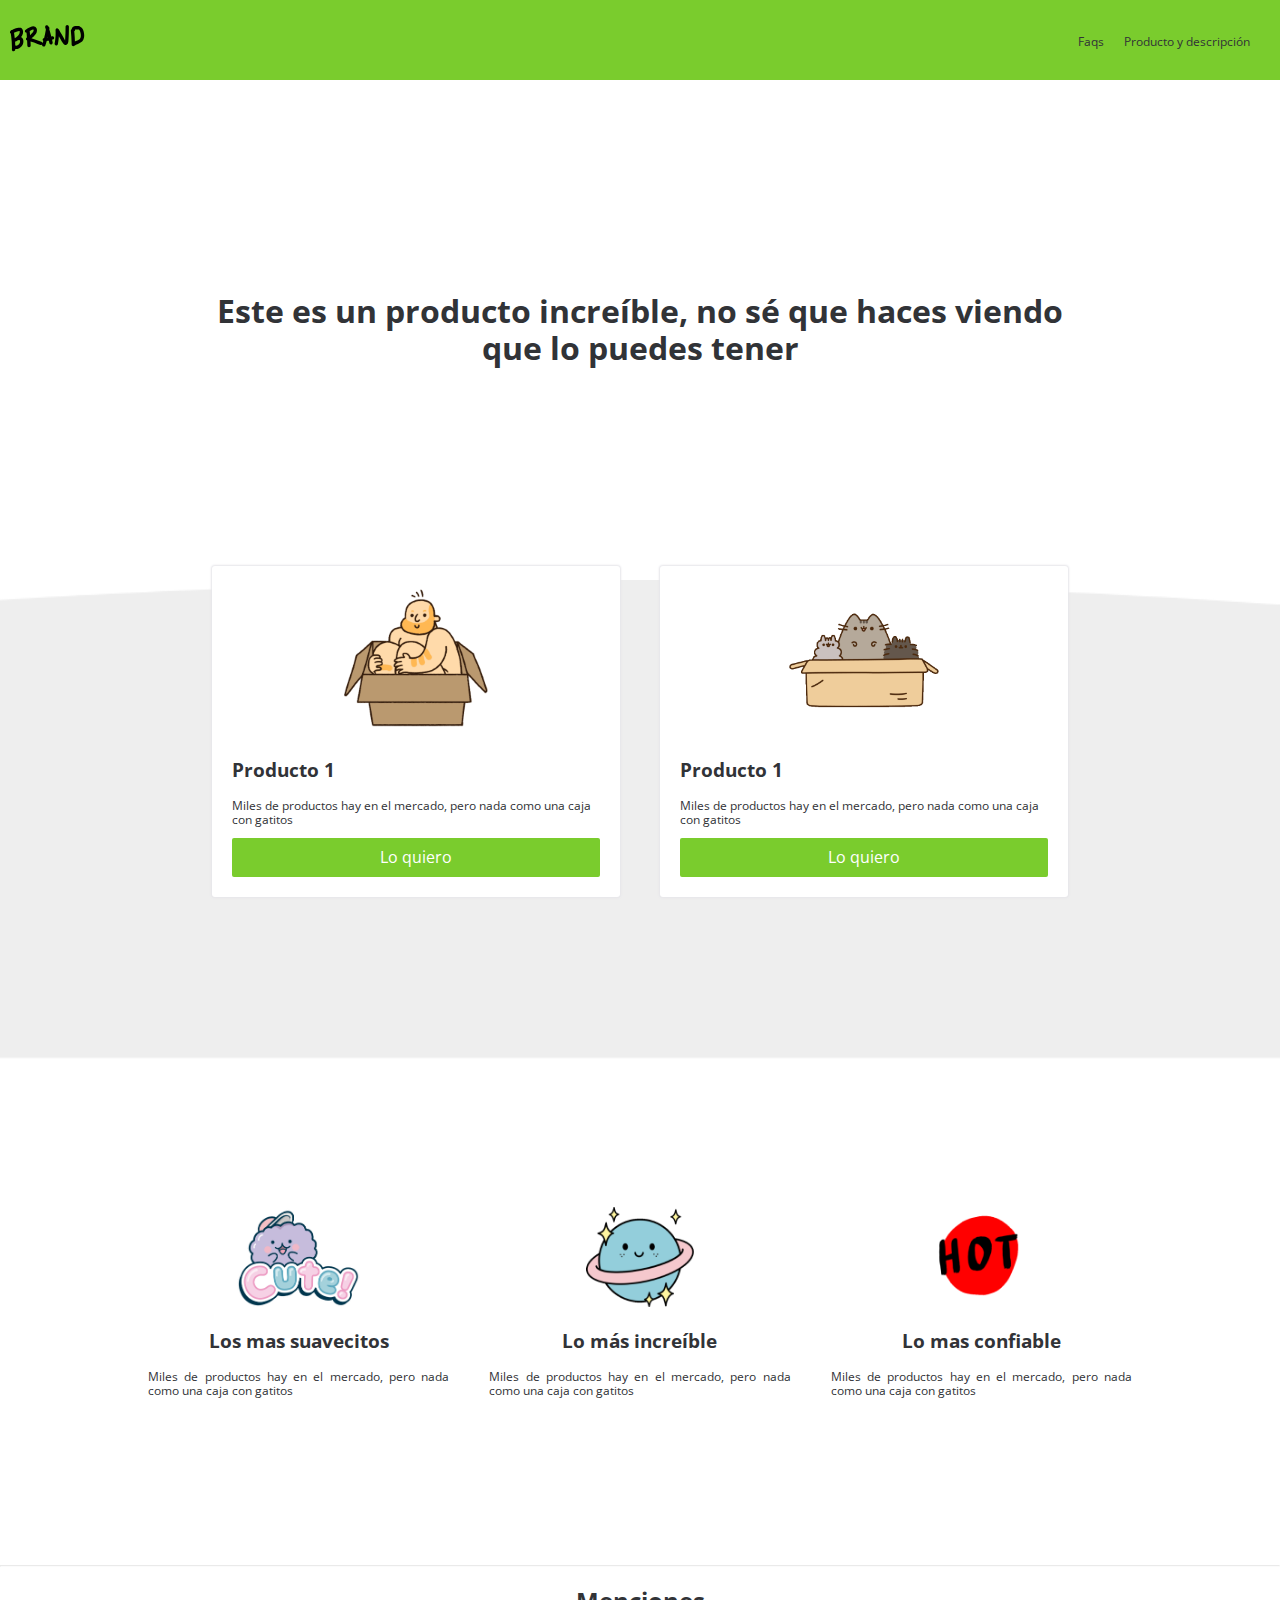
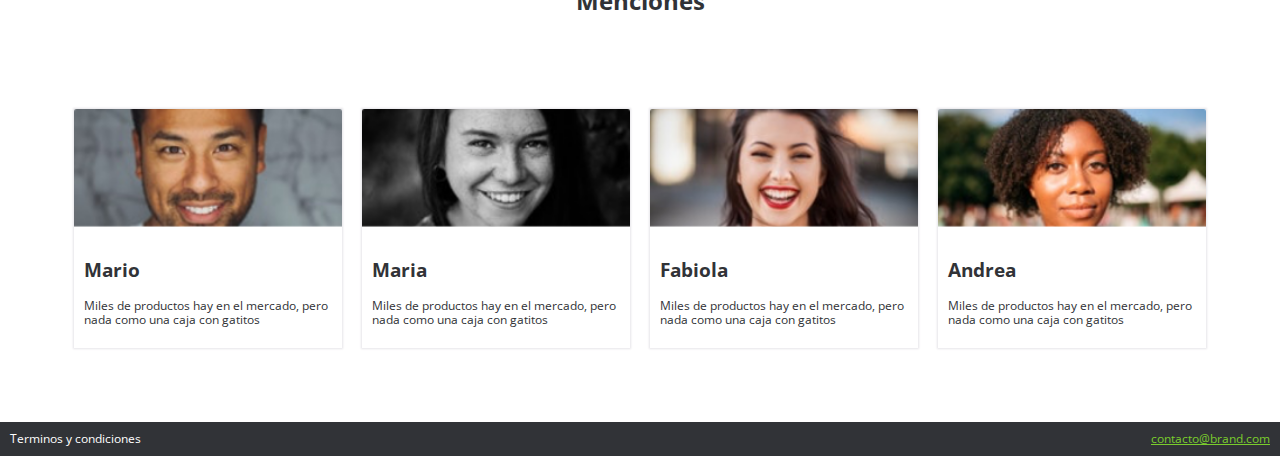
<file: index.html>
<!DOCTYPE html>
<html lang="en">
  <head>
    <meta charset="utf-8">
    <meta name="description" content="Este es un sitio de producto genial">
    <!-- Aqui podemos poner algún framework -->

    <!-- Aqui podemos poner algún framework -->
    <link rel="stylesheet" href="css/normalize.css">
    <link rel="stylesheet" href="css/estilos.css">
    <link rel="stylesheet" href="css/mobile.css">
    <link rel="stylesheet" href="css/animations.css">
    <title>BRAND📦</title>

  </head> <!-- Cierra head -->
  <body>
    <nav class="fadeInDown">
      <a href="#"><img src="images/logo.png" alt=""></a>
      <ul>
        <li>
          <a href="#">Faqs</a></li>
        <li>
          <a href="producto.html">Producto y descripción</a></li>
      </ul>
    </nav>
    <h1 class="main_section fadeIn">
      Este es un producto increíble, no sé que haces viendo que lo puedes tener
    </h1>
    <!-- Inicio productos -->
    <div class="products">
      <div class="product fadeInUp">
        <div class="content">
          <div class="image-product">
            <img src="images/box1.png" alt="">
          </div>
          <h3>Producto 1</h3>
          <p>Miles de productos hay en el mercado, pero nada como una caja con gatitos</p>
          <a href="venta.html">
            <button class="main_btn">
              Lo quiero
            </button>
          </a>
        </div>
      </div>
      <div class="product fadeInUp">
        <div class="content">
          <div class="image-product">
            <img src="images/box2.png" alt="">
          </div>
          <h3>Producto 1</h3>
          <p>Miles de productos hay en el mercado, pero nada como una caja con gatitos</p>
          <a href="venta.html">
            <button class="main_btn">
              Lo quiero
            </button>
          </a>
        </div>
      </div>
    </div>
    <!-- Fin productos -->
    <!-- Inicia beneficios -->
    <div class="beneficios">
      <div class="beneficio">
        <div class="content_beneficio">
          <img src="images/b1.png" alt="">
          <h3>Los mas suavecitos</h3>
          <p class="text_beneficio">
            Miles de productos hay en el mercado, pero nada como una caja con gatitos
          </p>
        </div>
      </div>
      <div class="beneficio">
        <div class="content_beneficio">
          <img src="images/b2.png" alt="">
          <h3>Lo más increíble</h3>
          <p class="text_beneficio">
            Miles de productos hay en el mercado, pero nada como una caja con gatitos
          </p>
        </div>
      </div>
      <div class="beneficio">
        <div class="content_beneficio">
          <img src="images/b3.png" alt="">
          <h3>Lo mas confiable</h3>
          <p class="text_beneficio">
            Miles de productos hay en el mercado, pero nada como una caja con gatitos
          </p>
        </div>
      </div>
    </div>
    <!-- Fin beneficios -->
    <hr>
    <!-- Inicia menciones -->
    <h2 class="mention_title">Menciones</h2>
    <div class="mentions">
      <div class="mention">
        <div class="content_mention">
          <img src="images/p1.png" alt="">
          <div class="text">
            <h3>Mario</h3>
            <p>Miles de productos hay en el mercado, pero nada como una caja con gatitos</p>
          </div>
        </div>
      </div>
      <div class="mention">
        <div class="content_mention">
          <img src="images/p2.png" alt="">
          <div class="text">
            <h3>Maria</h3>
            <p>Miles de productos hay en el mercado, pero nada como una caja con gatitos</p>
          </div>
        </div>
      </div>
      <div class="mention">
        <div class="content_mention">
          <img src="images/p3.png" alt="">
          <div class="text">
            <h3>Fabiola</h3>
            <p>Miles de productos hay en el mercado, pero nada como una caja con gatitos</p>
          </div>
        </div>
      </div>
      <div class="mention">
        <div class="content_mention">
          <img src="images/p4.png" alt="">
          <div class="text">
            <h3>Andrea</h3>
            <p>Miles de productos hay en el mercado, pero nada como una caja con gatitos</p>
          </div>
        </div>
      </div>
    </div>
    <!-- Fin de menciones -->
    <!-- Inicio de footer -->
    <footer>
      <div class="option">Terminos y condiciones</div>
      <div class="option contact"><a href="mailto:contacto@brand.com">contacto@brand.com</a></div>
    </footer>
    <!-- Fin de Footer -->

    <!-- Script -->
    <script src="scripts/script.js"></script>
  </body> <!-- Cierra body -->
</html> <!-- Cierra html -->
</file>
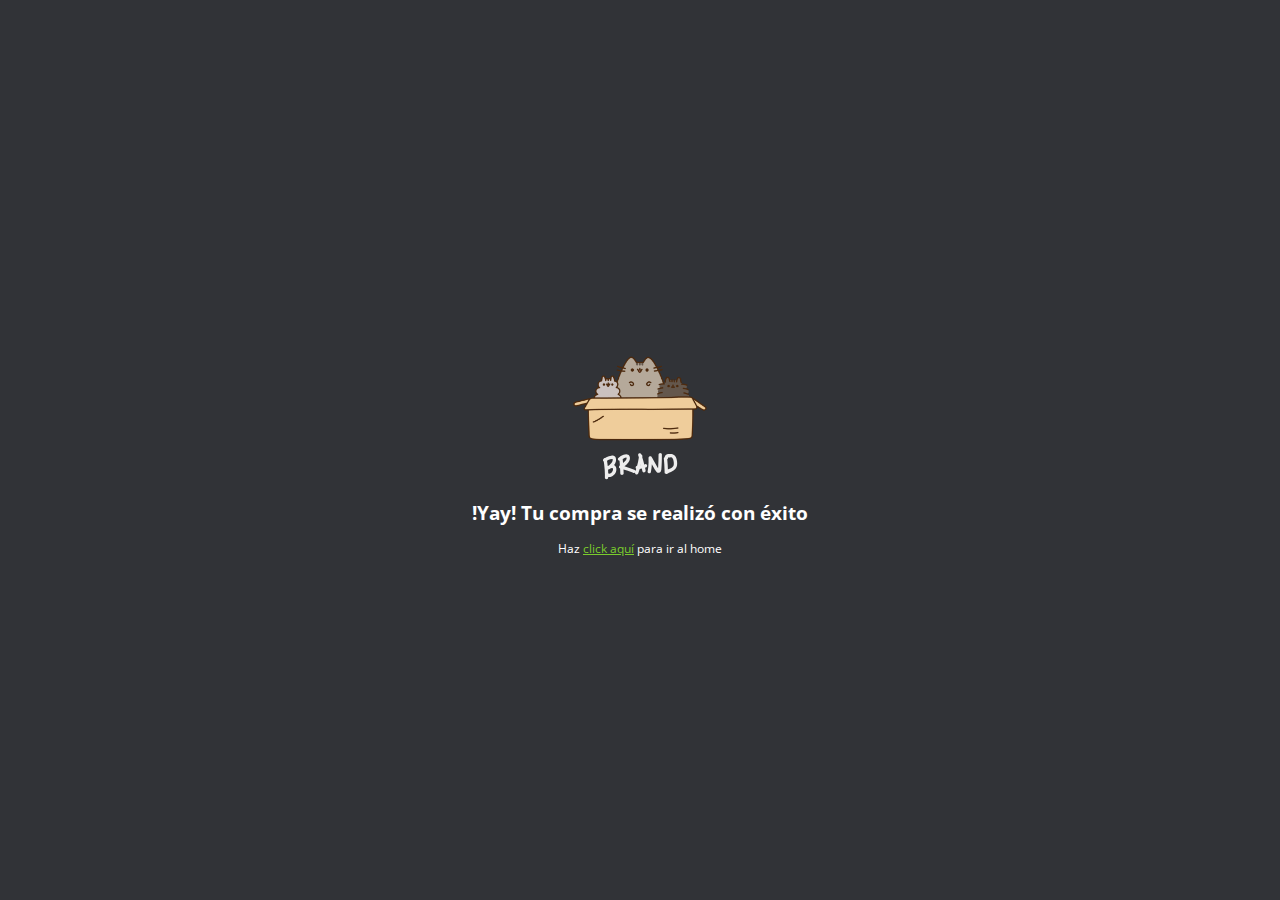
<file: exito.html>
<!DOCTYPE html>
<html lang="es">
<head>
  <meta charset="UTF-8">
  <meta name="viewport" content="width=device-width, initial-scale=1.0">
  <meta http-equiv="X-UA-Compatible" content="ie=edge">
  <link rel="stylesheet" href="css/normalize.css">
  <link rel="stylesheet" href="css/estilos.css">
  <link rel="stylesheet" href="css/animations.css">
  <link rel="stylesheet" href="css/paypal.css">
  <title>Exito</title>
</head>
<body>
  <div class="content_paypal">
    <img src="images/box_brand.png" alt="">
    <h3>!Yay! Tu compra se realizó con éxito</h3>
    <p>Haz <a href="index.html">click aquí</a> para ir al home</p>
  </div>

</body>
</html>
</file>
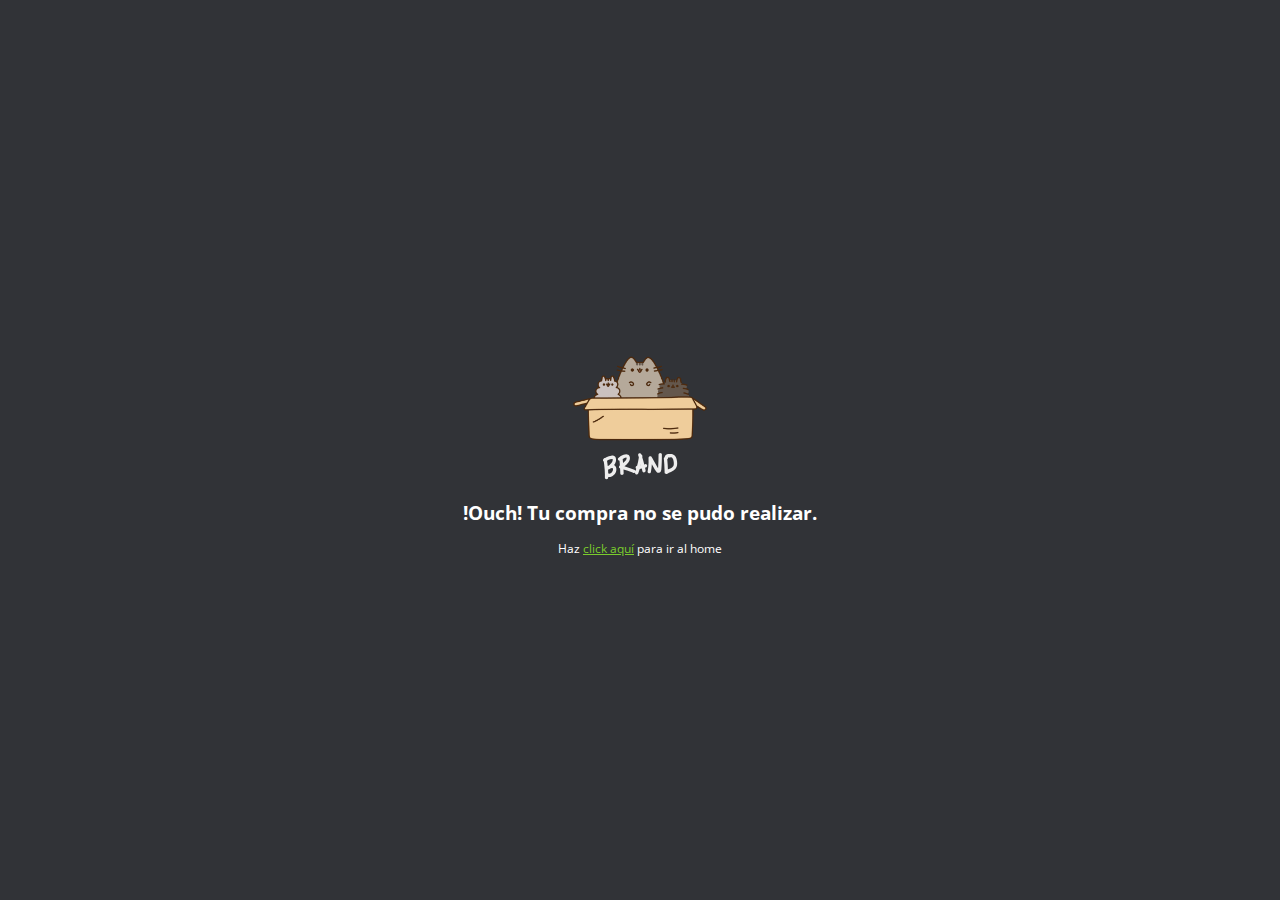
<file: falla.html>
<!DOCTYPE html>
<html lang="es">
<head>
  <meta charset="UTF-8">
  <meta name="viewport" content="width=device-width, initial-scale=1.0">
  <meta http-equiv="X-UA-Compatible" content="ie=edge">
  <link rel="stylesheet" href="css/normalize.css">
  <link rel="stylesheet" href="css/estilos.css">
  <link rel="stylesheet" href="css/animations.css">
  <link rel="stylesheet" href="css/paypal.css">
  <title>Exito</title>
</head>
<body>
  <div class="content_paypal">
    <img src="images/box_brand.png" alt="">
    <h3>!Ouch! Tu compra no se pudo realizar.</h3>
    <p>Haz <a href="index.html">click aquí</a> para ir al home</p>
  </div>

</body>
</html>
</file>
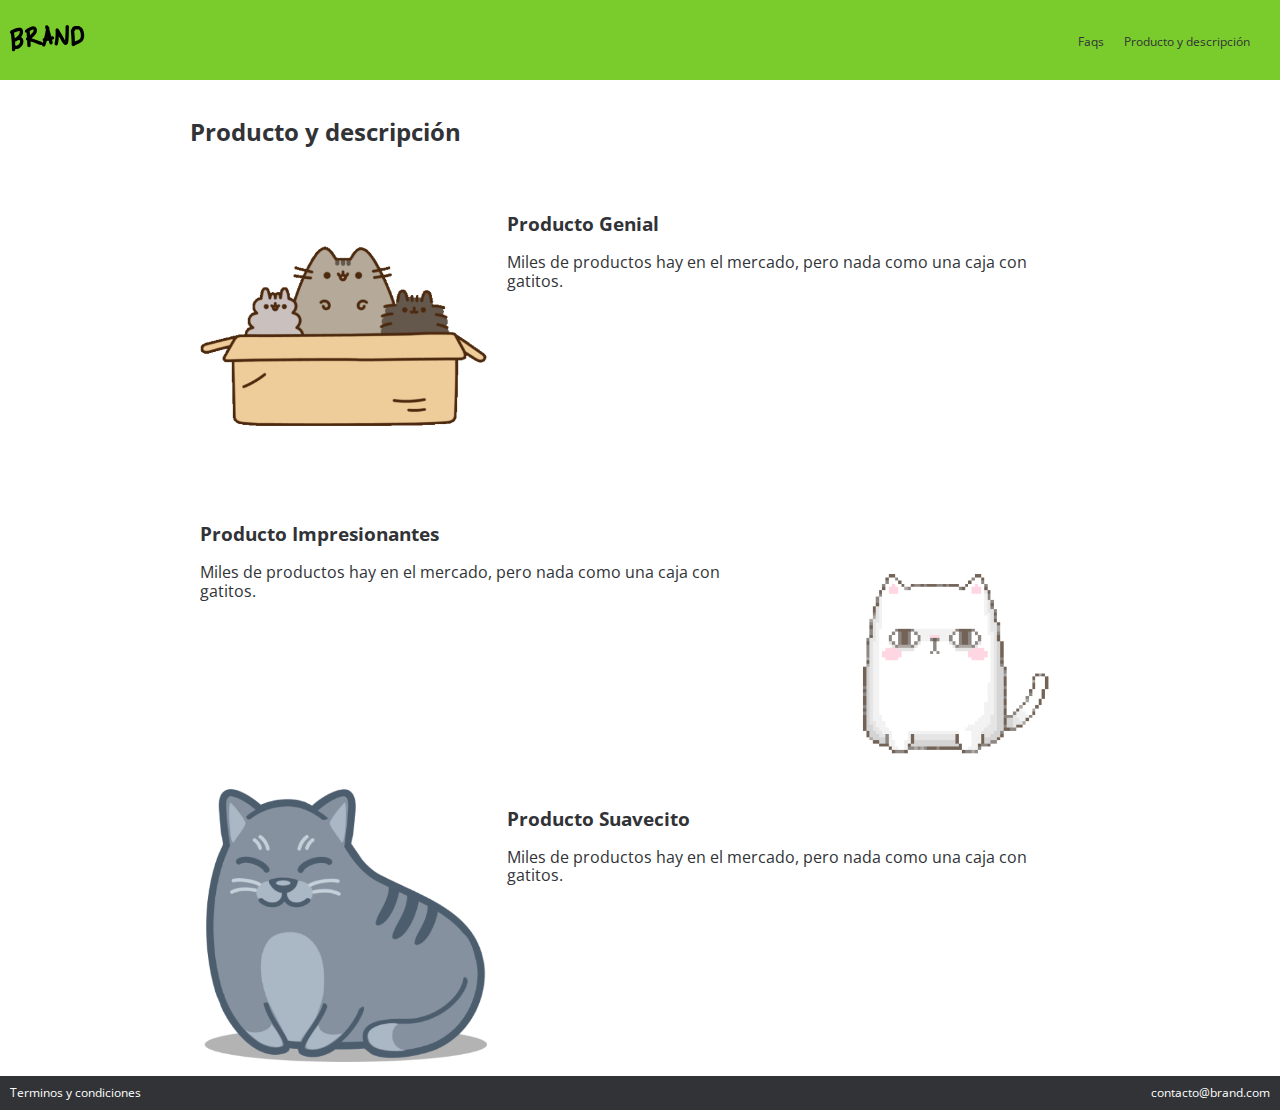
<file: producto.html>
<!DOCTYPE html>
<html lang="en">
  <head>
    <meta charset="utf-8">
    <meta name="description" content="Este es un sitio de producto genial">
    <link rel="stylesheet" href="css/normalize.css">
    <link rel="stylesheet" href="css/estilos.css">
    <link rel="stylesheet" href="css/animations.css">
    <link rel="stylesheet" href="css/grid.css">
    <title>BRAND📦</title>

  </head> <!-- Cierra head -->
  <body>
    <nav>
      <a href="index.html"><img src="images/logo.png" alt=""></a>
      <ul>
        <li>
          <a href="faqs.html">Faqs</a></li>
        <li>
          <a href="#">Producto y descripción</a></li>
      </ul>
    </nav>

    <!-- Empiezan beneficios -->

    <div class="container fadeIn">
      <br>
      <h2>Producto y descripción</h2>
      <br>
      <div class="row">
        <div class="col-4">
          <img src="images/ben1.png" alt="">
        </div>
        <div class="col-8">
          <h3>Producto Genial</h3>
          Miles de productos hay en el mercado, pero nada como una caja con gatitos.
        </div>
      </div>
      <div class="row">
        <div class="col-4 no-desk">
          <img src="images/ben2.png" alt="">
        </div>
        <div class="col-8">
          <h3>Producto Impresionantes</h3>
          Miles de productos hay en el mercado, pero nada como una caja con gatitos.
        </div>
        <div class="col-4 no-mobile">
          <img src="images/ben2.png" alt="">
        </div>
      </div>
      <div class="row">
        <div class="col-4">
          <img src="images/ben3.png" alt="">
        </div>
        <div class="col-8">
          <h3>Producto Suavecito</h3>
          Miles de productos hay en el mercado, pero nada como una caja con gatitos.
        </div>
      </div>
    </div>
    <!-- Empiezan beneficios -->



    <!-- Inicio de footer -->
    <footer>
      <div class="option">Terminos y condiciones</div>
      <div class="option">contacto@brand.com</div>
    </footer>
    <!-- Fin de Footer -->

    <!-- Script -->
    <script src="scripts/script.js"></script>
  </body> <!-- Cierra body -->
</html> <!-- Cierra html -->
</file>
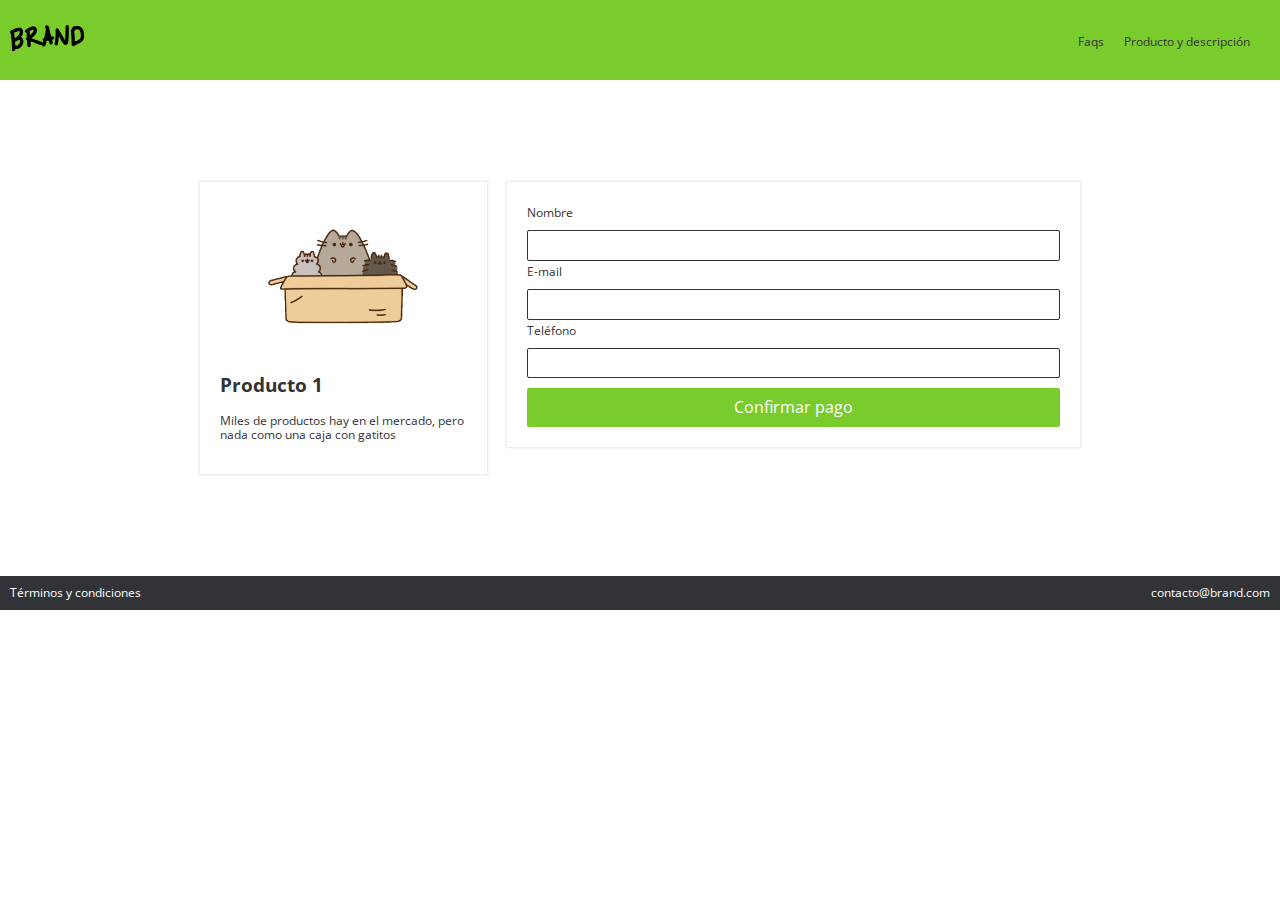
<file: venta.html>
<!DOCTYPE html>
<html lang="en">
  <head>
    <meta charset="utf-8">
    <meta name="description" content="Este es un sitio de producto genial">
    <link rel="stylesheet" href="css/normalize.css">
    <link rel="stylesheet" href="css/estilos.css">
    <link rel="stylesheet" href="css/animations.css">
    <link rel="stylesheet" href="css/grid.css">
    <title>BRAND📦</title>

  </head> <!-- Cierra head -->
  <body>
    <nav>
      <a href="index.html"><img src="images/logo.png" alt=""></a>
      <ul>
        <li>
          <a href="faqs.html">Faqs</a></li>
        <li>
          <a href="#">Producto y descripción</a></li>
      </ul>
    </nav>

    <!-- Empiezan Formulario Venta -->
    <br>
    <br>
    <br>
    <br>
    <br>
    <div class="container">

      <div class="row">
        <div class="col-4">
          <div class="modulo_pago">
            <div class="modulo_pago_images">
              <img src="images/box2.png" alt="">
            </div>
            <h3>
              Producto 1
            </h3>
            <p>
              Miles de productos hay en el mercado, pero nada como una caja con gatitos
            </p>
          </div>
        </div>
        <div class="col-8">
          <div class="modulo_pago">
              <form action="https://www.paypal.com/cgi-bin/webscr?cmd=_s-xclick&hosted_button_id=VZMF45HN4HBTA" method="post">
                <label for="name">Nombre</label>
                <br>
                <input type="text" placeholder="" name="name" class="data">
                <br>
                <label for="email">E-mail</label>
                <br>
                <input type="text" placeholder="" name="email" class="data">
                <br>
                <label for="phone">Teléfono</label>
                <br>
                <input type="text" placeholder="" name="phone" class="data">
                <br>
                <input type="submit" class="main_btn" name="submit" value="Confirmar pago">
              </form>

          </div>
        </div>
      </div>

    </div>
    <br>
    <br>
    <br>
    <br>
    <br>


    <!-- Empiezan Formulario beneficios -->

    <!-- Inicio de footer -->
    <footer>
      <div class="option">Términos y condiciones</div>
      <div class="option">contacto@brand.com</div>
    </footer>
    <!-- Fin de Footer -->

    <!-- Script -->
    <script src="scripts/script.js"></script>
  </body> <!-- Cierra body -->
</html> <!-- Cierra html -->
</file>
<file: css/estilos.css>
/*
#  ·················
#  ··_______________
#  ·/·___/·___/·___/
#  /·/__(__··|__··)·
#  \___/____/____/··
#  ·················
*/
@import url('https://fonts.googleapis.com/css?family=Open+Sans:400,700');
/*------ Variables */
:root{
  /*------ Colores */
  --green-color: #7ACC2D;
  --black-color: #313337;
  --white-color: white;
  /*------ Tipografía */
  --normal:12px;
  /*------ Espaciado */
  --space:10px;
  --space-2:20px;
  /*------ Box shadow*/
  --box:0px 0 2px 1px #e6e5e9;
}

/* -------------------------------------------  */
html, body{
  margin:0;
  padding: 0;
  font-family: 'Open Sans', sans-serif;
  color: var(--black-color);
}

p, label{
  font-size: var(--normal);
}

/*
display: flex; => Permite pasar elementos de vertical a horizontal
justify-content: space-between; => Agrega un espacio entree 2 objetos deacuerdo al contenido
align-items: center; => Alinea los objetos en el centro
*/
nav{
  display: flex;
  justify-content: space-between;
  align-items: center;
  padding: var(--space);
  min-height: 60px;
  background-color: var(--green-color);
}

/*
text-decoration: none; => Elimina la linea de los enlances
 */
nav a{
  text-decoration: none;
  color: var(--black-color);
  font-size: var(--normal);
}

nav a:hover{
  color: var(--white-color);
}

nav ul {
  display: flex;
}

/*
list-style: none; => Elimina los puntos de las listas
 */
nav ul li{
  padding-right: 20px;
  list-style: none;
}

hr{
  opacity: .2;
}

/* ------------------------------------------- MAIN SECTION */

.main_section{
  text-align: center;
  padding: 15%;
}

/* -------------------------------------------  PRODUCTOS */

/*
background-size: cover; => Hace el la imagen de fondo ocupe el tamaño del contenedor donde esta ubicada
background-position: center top; => Alinea el fondo en el centro y hacia arriba
adding: 15%; => Al incluir un padding porcentual el contenido se ajusta al tamaño del contenedor
 */
.products{
  background-image: url("../images/curve.png");
  padding: 15%;
  background-position: center top;
  background-repeat: no-repeat;
  display: flex;
  height: 95px;
  background-size: cover;

}

.product{
  padding: 20px;
  margin-top: -226px;
}

.image-product{
  text-align: center;
}

/*
box-shadow: 0 0 1px #c1bcbc; => Genera la sombra al rededor de los elementos
*/
.content{
  padding: 20px;
  background: var(--white-color);
  border-radius: 3px;
  box-shadow: 0px 0 2px 1px #e6e5e9;
}

.main_btn{
  padding: var(--space);
  background-color: var(--green-color);
  width: 100%;
  border: 0px;
  border-radius: 2px;
  cursor: pointer;
  color: var(--white-color);
}
.main_btn:hover{
  background-color: #63a426;
}

/* Beneficios */
.beneficios{
  padding: 10%;
  display: flex;
}

.beneficio{
  text-align: center;
  padding: 20px;
}

.beneficio img{
  max-height: 100px
}

.text_beneficio{
  text-align: justify;
}

/* Mentions */
.mentions{
  display: flex;
  padding: 5%;
}
.mention img{
  width: 100%;
}
h2.mention_title{
  text-align: center;
}
.mention{
  padding: var(--space);
}
.content_mention{
  box-shadow: 0px 0 2px 1px #e6e5e9;
}
.mention .text{
  padding: var(--space);
}
/* ------------------------------------------- Venta */

.modulo_pago{
background-color:var(--white-color);
box-shadow: var(--box);
padding:var(--space-2);
}

.modulo_pago_images{
  max-width: 150px;
  text-align: center;
  width: 100%;
  margin:auto;
}

/*
La propiedad CSS box-sizing como el user agent debe calcular el ancho y alto total de un elemento.

border-box => le dice al navegador tomar en cuenta para cualquier valor que se especifique de borde o de relleno para el
ancho o alto de un elemento. Es decir, si se define un elemento con un ancho de 100 pixeles. Esos 100 pixeles incluíran
cualquier borde o relleno que se añadan, y la caja de contenido se encogerá para absorber ese ancho extra.
Esto típicamente hace mucho más fácil dimensionar elementos.
*/
.data{
  margin-top: var(--space);
  width: 100%;
  padding: 5px;
  border-radius: 2px;
  border: 1px solid var(--black-color);
  box-sizing: border-box;
}

.modulo_pago .main_btn{
      margin-top: 10px;
}


/* ------------------------------------------- Footer */
footer{
  display: flex;
  justify-content: space-between;
  font-size: var(--normal);
  background-color: var(--black-color);
  padding: var(--space);
  color: var(--white-color);
}
.contact a{
  color: var(--green-color);
}
</file>
<file: css/mobile.css>
/*
#  ····················__····_·__···
#  ···____·___··____··/·/_··(_)·/__·
#  ··/·__·`__·\/·__·\/·__·\/·/·/·_·\
#  ·/·/·/·/·/·/·/_/·/·/_/·/·/·/··__/
#  /_/·/_/·/_/\____/_.___/_/_/\___/·
#  ································· */

@media (max-width: 650px) {

  .main_section{
    padding: 5%;
  }
  .products{
    display: block;
    height: auto;
    padding: 5%;
  }
  .product{
    margin-top: auto;
  }
  .beneficios{
    display: initial;
  }
  .mentions{
    display: initial;
  }
}
</file>
<file: css/animations.css>
/*
#  ···············_·················__··_·················
#  ··____·_____··(_)___·___··____·_/·/_(_)___··____··_____
#  ·/·__·`/·__·\/·/·__·`__·\/·__·`/·__/·/·__·\/·__·\/·___/
#  /·/_/·/·/·/·/·/·/·/·/·/·/·/_/·/·/_/·/·/_/·/·/·/·(__··)·
#  \__,_/_/·/_/_/_/·/_/·/_/\__,_/\__/_/\____/_/·/_/____/··
#  ·······················································
*/
/* https://daneden.github.io/animate.css/ */

.fadeIn{
  -webkit-animation-duration: 4s;
  animation-duration: 4s;
  -webkit-animation-fill-mode: both;
  animation-fill-mode: both;
  -webkit-animation-name: fadeIn;
  animation-name: fadeIn;
}

@keyframes fadeIn{
  from{
    opacity: 0;
  }
  to{
    opacity: 1;
  }
}

.fadeInDown{
  -webkit-animation-duration: 1s;
  animation-duration: 1s;
  -webkit-animation-fill-mode: both;
  animation-fill-mode: both;
  -webkit-animation-name: fadeInDown;
  animation-name: fadeInDown;
}

@-webkit-keyframes fadeInDown {
  from {
    opacity: 0;
    -webkit-transform: translate3d(0, -100%, 0);
    transform: translate3d(0, -100%, 0);
  }

  to {
    opacity: 1;
    -webkit-transform: translate3d(0, 0, 0);
    transform: translate3d(0, 0, 0);
  }
}

@keyframes fadeInDown {
  from {
    opacity: 0;
    -webkit-transform: translate3d(0, -100%, 0);
    transform: translate3d(0, -100%, 0);
  }

  to {
    opacity: 1;
    -webkit-transform: translate3d(0, 0, 0);
    transform: translate3d(0, 0, 0);
  }
}

.fadeInUp {
  -webkit-animation-duration: 1s;
  animation-duration: 1s;
  -webkit-animation-fill-mode: both;
  animation-fill-mode: both;
  -webkit-animation-name: fadeInUp;
  animation-name: fadeInUp;
}

@-webkit-keyframes fadeInUp {
  from {
    opacity: 0;
    -webkit-transform: translate3d(0, 100%, 0);
    transform: translate3d(0, 100%, 0);
  }

  to {
    opacity: 1;
    -webkit-transform: translate3d(0, 0, 0);
    transform: translate3d(0, 0, 0);
  }
}

@keyframes fadeInUp {
  from {
    opacity: 0;
    -webkit-transform: translate3d(0, 100%, 0);
    transform: translate3d(0, 100%, 0);
  }

  to {
    opacity: 1;
    -webkit-transform: translate3d(0, 0, 0);
    transform: translate3d(0, 0, 0);
  }
}
</file>
<file: css/paypal.css>
body{
  background-color: var(--black-color);
  text-align: center;
  color: var(--white-color);
  display:flex;
  justify-content: center;
  align-items: center;
  height: 100vh;
}
.content_paypal a{
  color: var(--green-color);
}
</file>
<file: css/grid.css>
.container{
  max-width: 900px;
  margin:auto;
}

/* Valor por columna = 8.3333333333 */

.row{
  display: flex;
}

.col-1{
  width: 8.3333333333%;
}
.col-2{
  width: 16.6666666666%;
}
.col-3{
  width: 24.9999999999%;
}
.col-4{
  width: 33.3333333332%;
}
.col-5{
  width: 41.6666666665%;
}
.col-6{
  width: 49.9999999998%;
}
.col-7{
  width: 58.3333333331%;
}
.col-8{
  width: 66.6666666664%;
}
.col-9{
  width: 74.9999999997%;
}
.col-10{
  width: 83.333333333%;
}
.col-11{
  width: 91.6666666663%;
}
.col-12{
  width: 100%;
}

.col-1,.col-2,.col-3,.col-4,.col-5,.col-6,.col-7,.col-8,.col-9,.col-10,.col-11,.col-12{
  padding: 10px;
}
.col-1 img,.col-2 img,.col-3 img,.col-4 img,.col-5 img,.col-6 img,.col-7 img,.col-8 img,.col-9 img,.col-10 img,.col-11 img,.col-12 img{
  width: 100%;
}

.no-desk{
  display: none;
}

@media (max-width:600px) {
  .container{
    padding: 30px;
  }
  .no-mobile{
    display: none
  }
  .no-desk{
    display: initial;
  }
  .row{
    display: inline;
    padding: 10px;
  }
  .col-1,.col-2,.col-3,.col-4,.col-5,.col-6,.col-7,.col-8,.col-9,.col-10,.col-11,.col-12{
    width: 100%;
    padding: 0px;
  }
}
</file>
